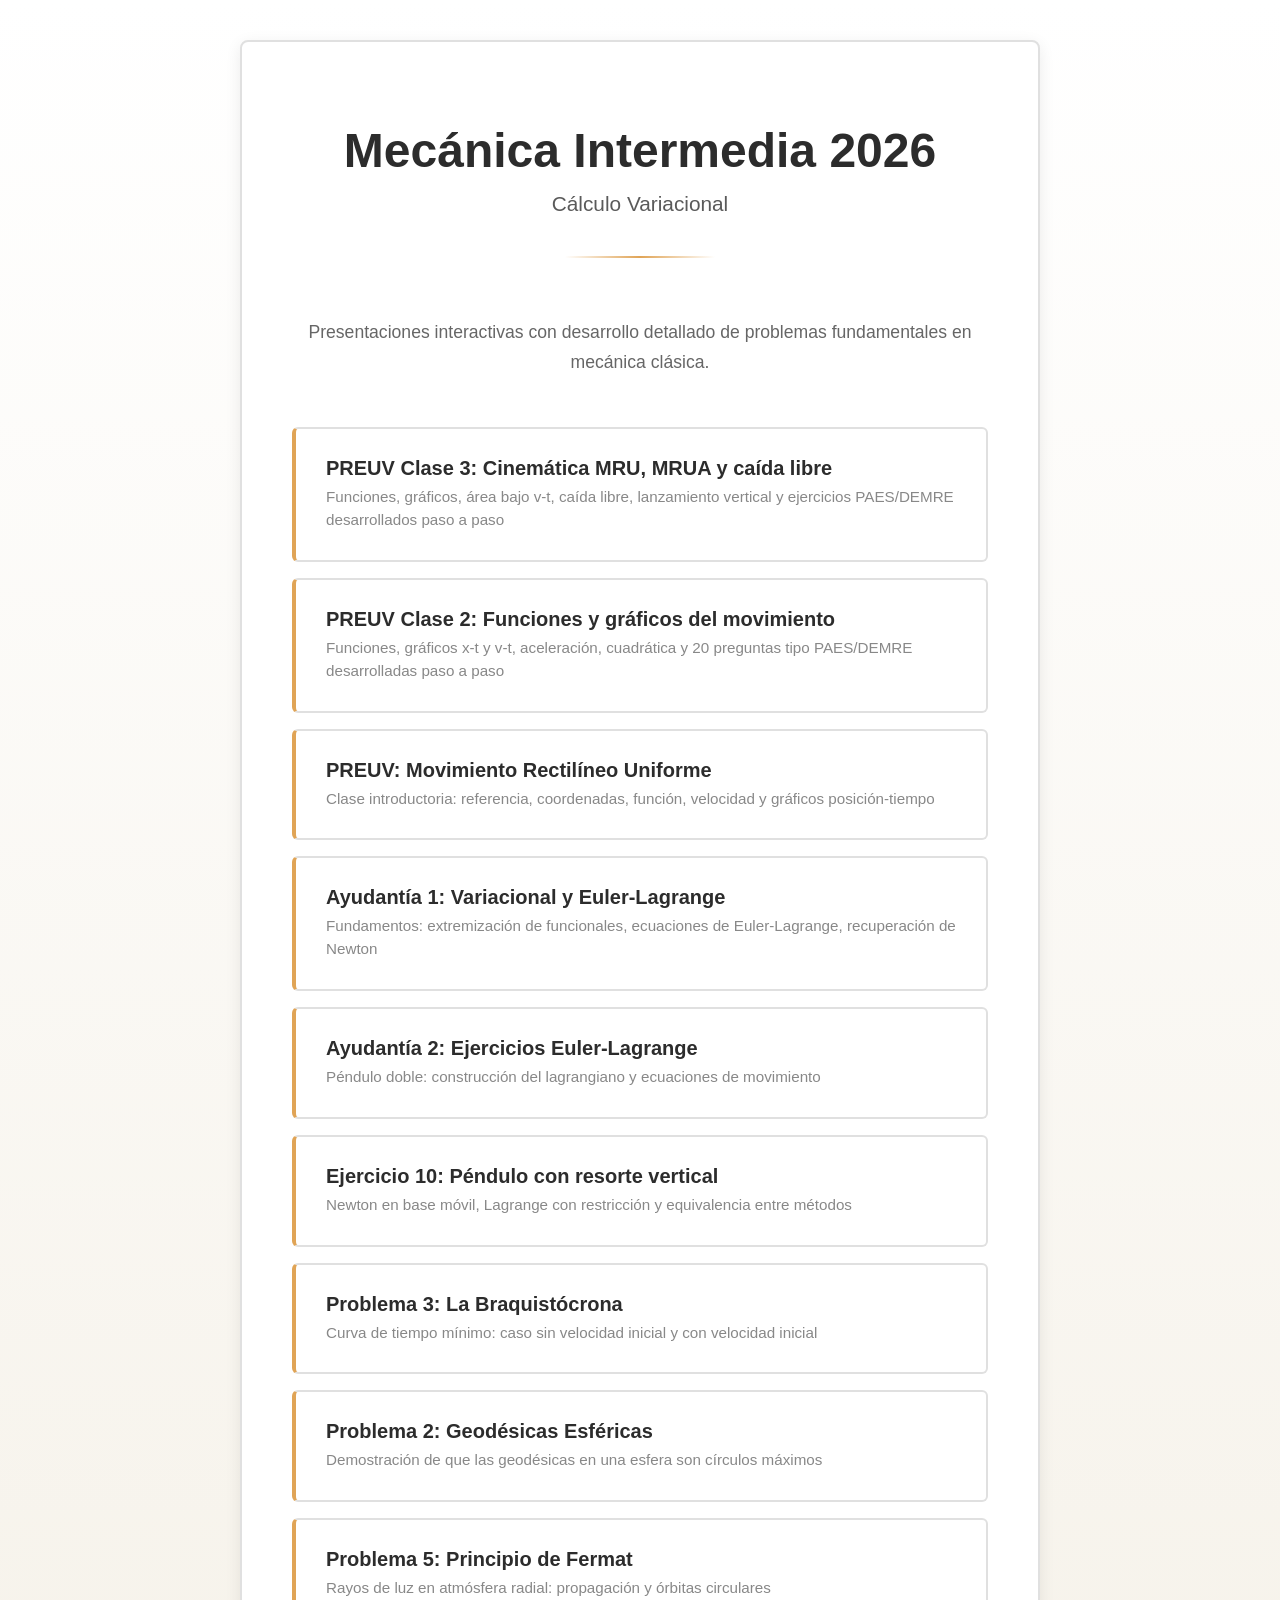
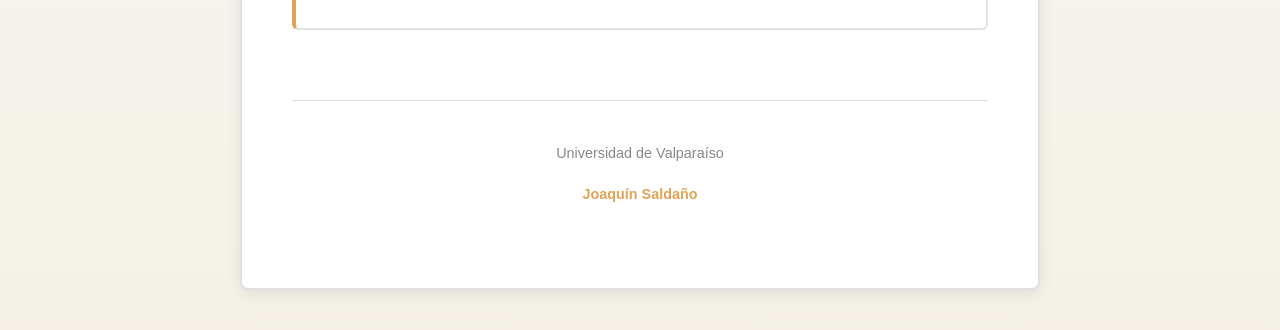
<file: index.html>
<!DOCTYPE html>
<html lang="es">
<head>
    <meta charset="UTF-8">
    <meta name="viewport" content="width=device-width, initial-scale=1.0">
    <title>Mecánica Intermedia 2026 - Presentaciones</title>
    <style>
        * {
            margin: 0;
            padding: 0;
            box-sizing: border-box;
        }

        body {
            font-family: 'Segoe UI', Tahoma, Geneva, Verdana, sans-serif;
            background: linear-gradient(to bottom, #ffffff 0%, #f5f1e8 100%);
            min-height: 100vh;
            display: flex;
            align-items: center;
            justify-content: center;
            padding: 40px 20px;
        }

        .container {
            background: white;
            border: 2px solid #e0e0e0;
            border-radius: 8px;
            box-shadow: 0 4px 16px rgba(0, 0, 0, 0.08);
            max-width: 800px;
            padding: 80px 50px;
            text-align: center;
        }

        h1 {
            font-size: 3rem;
            color: #2c2c2c;
            margin-bottom: 12px;
            font-weight: 700;
            line-height: 1.2;
        }

        .subtitle {
            font-size: 1.3rem;
            color: #5a5a5a;
            margin-bottom: 10px;
        }

        .divider {
            width: 150px;
            height: 2px;
            background: linear-gradient(to right, transparent, #e0a456, transparent);
            margin: 40px auto 60px;
        }

        .intro-text {
            font-size: 1.1rem;
            color: #666666;
            margin-bottom: 50px;
            line-height: 1.7;
            max-width: 700px;
            margin-left: auto;
            margin-right: auto;
        }

        .presentations {
            display: grid;
            gap: 16px;
            margin-bottom: 20px;
        }

        .pres-card {
            background: white;
            border: 2px solid #e0e0e0;
            border-left: 4px solid #e0a456;
            padding: 28px 30px;
            border-radius: 6px;
            text-decoration: none;
            transition: all 0.6s cubic-bezier(0.4, 0.0, 0.2, 1);
            cursor: pointer;
            text-align: left;
            display: block;
        }

        .pres-card:hover {
            border-left-color: #e0a456;
            box-shadow: 0 8px 24px rgba(224, 160, 86, 0.15);
            transform: translateX(8px);
        }

        .pres-title {
            font-size: 1.25rem;
            font-weight: 700;
            color: #2c2c2c;
            margin-bottom: 6px;
        }

        .pres-desc {
            font-size: 0.95rem;
            color: #888888;
            line-height: 1.5;
        }

        .footer {
            margin-top: 70px;
            padding-top: 40px;
            border-top: 1px solid #e0e0e0;
            color: #888888;
            font-size: 0.9rem;
            line-height: 1.8;
        }

        .footer-author {
            font-weight: 600;
            color: #e0a456;
            margin-top: 15px;
        }
    </style>
</head>
<body>
    <div class="container">
        <h1>Mecánica Intermedia 2026</h1>
        <p class="subtitle">Cálculo Variacional</p>
        <div class="divider"></div>

        <p class="intro-text">
            Presentaciones interactivas con desarrollo detallado de problemas fundamentales en mecánica clásica.
        </p>

        <div class="presentations">
            <a href="./preuv-mrua-demre/" class="pres-card">
                <div class="pres-title">PREUV Clase 3: Cinemática MRU, MRUA y caída libre</div>
                <div class="pres-desc">Funciones, gráficos, área bajo v-t, caída libre, lanzamiento vertical y ejercicios PAES/DEMRE desarrollados paso a paso</div>
            </a>

            <a href="./preuv-mru-clase2/" class="pres-card">
                <div class="pres-title">PREUV Clase 2: Funciones y gráficos del movimiento</div>
                <div class="pres-desc">Funciones, gráficos x-t y v-t, aceleración, cuadrática y 20 preguntas tipo PAES/DEMRE desarrolladas paso a paso</div>
            </a>

            <a href="./preuv-mru/" class="pres-card">
                <div class="pres-title">PREUV: Movimiento Rectilíneo Uniforme</div>
                <div class="pres-desc">Clase introductoria: referencia, coordenadas, función, velocidad y gráficos posición-tiempo</div>
            </a>

            <a href="./ayudantia1-variacional-euler-lagrange/" class="pres-card">
                <div class="pres-title">Ayudantía 1: Variacional y Euler-Lagrange</div>
                <div class="pres-desc">Fundamentos: extremización de funcionales, ecuaciones de Euler-Lagrange, recuperación de Newton</div>
            </a>

            <a href="./ayudantia2-ejercicios-euler-lagrange/" class="pres-card">
                <div class="pres-title">Ayudantía 2: Ejercicios Euler-Lagrange</div>
                <div class="pres-desc">Péndulo doble: construcción del lagrangiano y ecuaciones de movimiento</div>
            </a>

            <a href="./ejercicio10-pendulo-resorte-vertical/" class="pres-card">
                <div class="pres-title">Ejercicio 10: Péndulo con resorte vertical</div>
                <div class="pres-desc">Newton en base móvil, Lagrange con restricción y equivalencia entre métodos</div>
            </a>

            <a href="./braquistocrona/" class="pres-card">
                <div class="pres-title">Problema 3: La Braquistócrona</div>
                <div class="pres-desc">Curva de tiempo mínimo: caso sin velocidad inicial y con velocidad inicial</div>
            </a>

            <a href="./geodesicas-esfera/" class="pres-card">
                <div class="pres-title">Problema 2: Geodésicas Esféricas</div>
                <div class="pres-desc">Demostración de que las geodésicas en una esfera son círculos máximos</div>
            </a>

            <a href="./fermat-indice-radial/" class="pres-card">
                <div class="pres-title">Problema 5: Principio de Fermat</div>
                <div class="pres-desc">Rayos de luz en atmósfera radial: propagación y órbitas circulares</div>
            </a>
        </div>

        <div class="footer">
            <p>Universidad de Valparaíso</p>
            <div class="footer-author">Joaquín Saldaño</div>
        </div>
    </div>
</body>
</html>
</file>
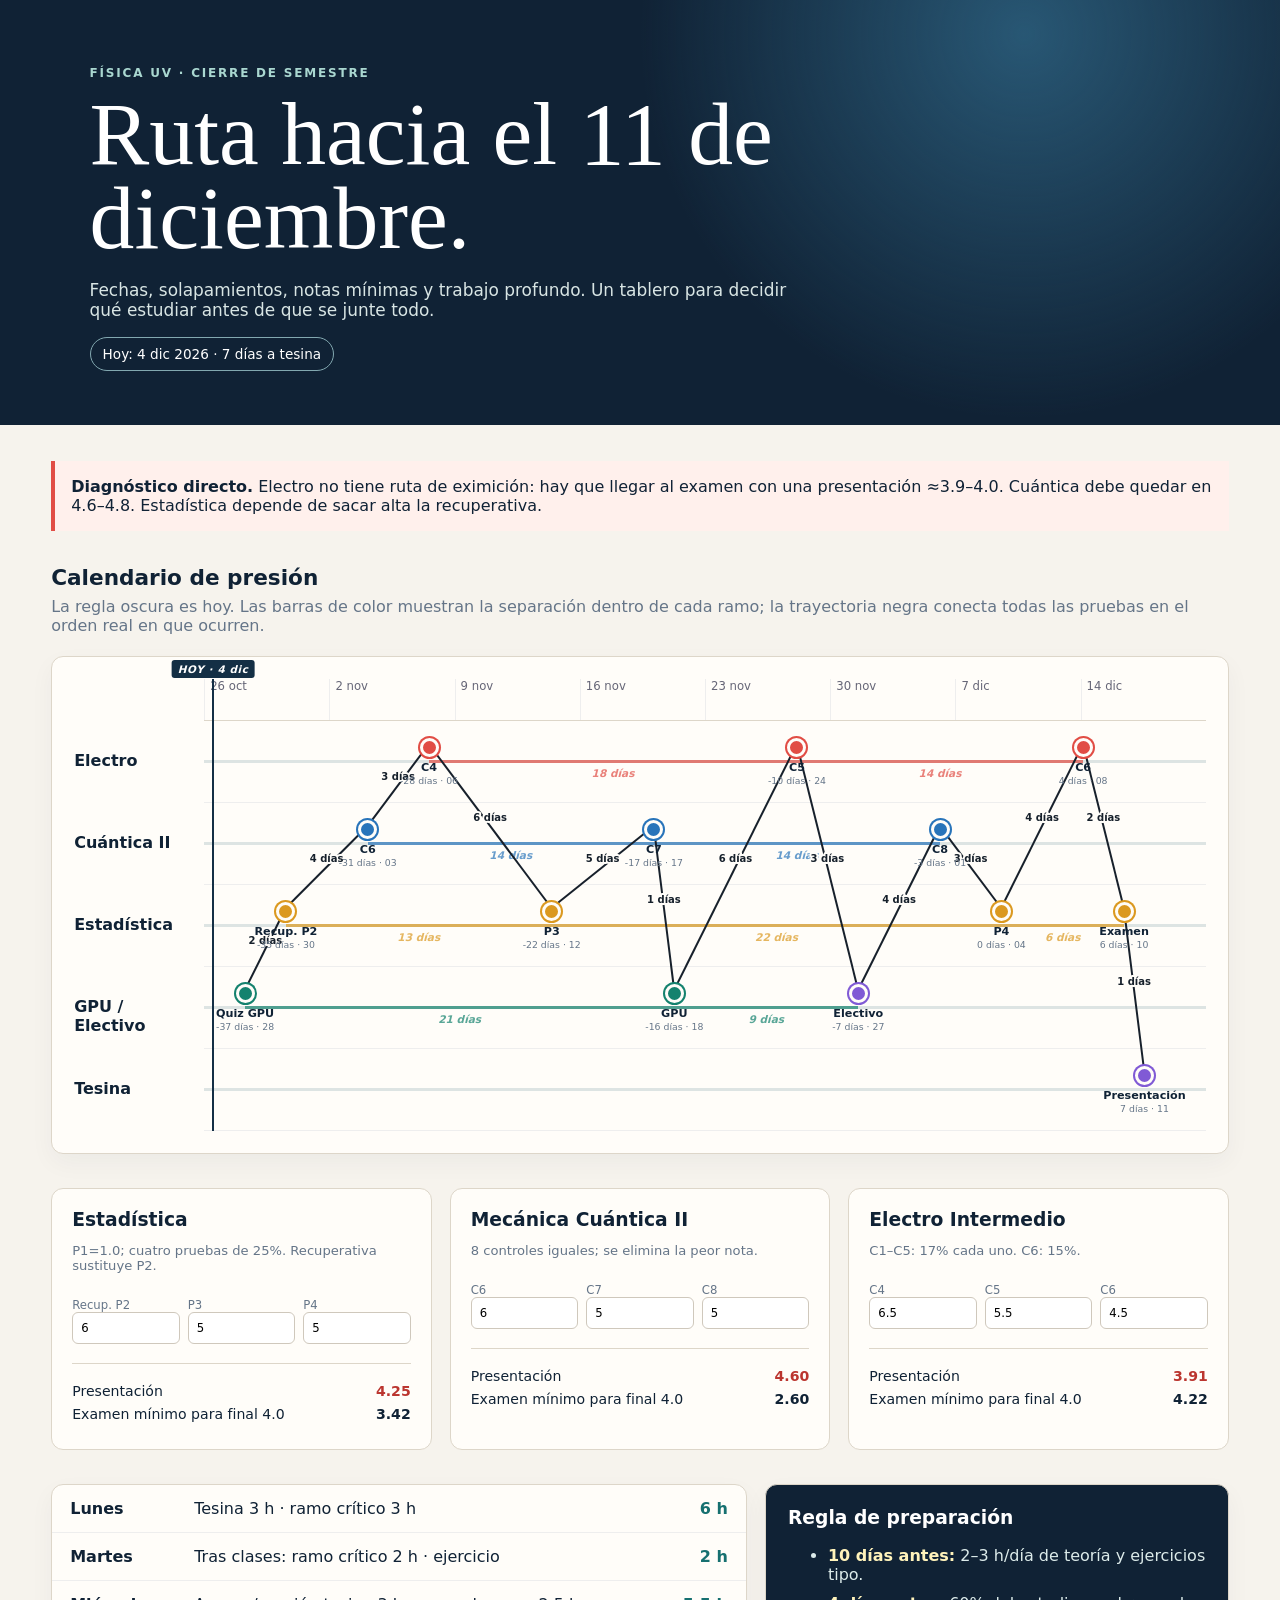
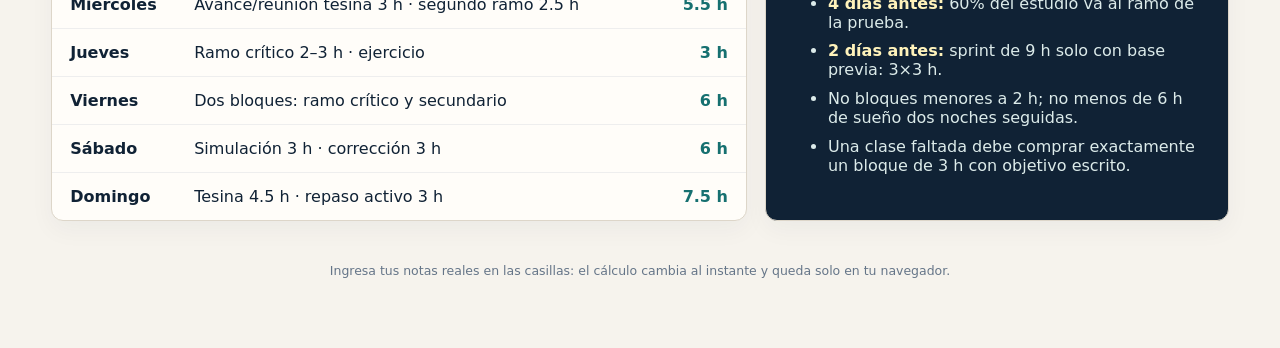
<file: plan-semestral/index.html>
<!doctype html><html lang="es"><meta charset="utf-8"><meta name="viewport" content="width=device-width,initial-scale=1"><title>Ruta de cierre — Física 2026</title><style>
:root{--ink:#102235;--paper:#f6f3ed;--card:#fffdf9;--line:#ddd6c9;--e:#e14d45;--q:#2874ba;--s:#db9920;--g:#14826e}*{box-sizing:border-box}body{margin:0;background:var(--paper);color:var(--ink);font:16px system-ui,sans-serif}header{padding:54px max(7vw,22px);color:#fff;background:radial-gradient(circle at 80% 8%,#285774,transparent 35%),#102235}h1{font:400 clamp(2.7rem,7vw,5.8rem)/.94 Georgia,serif;margin:0;max-width:850px}.tag{color:#a9d7d0;letter-spacing:.15em;text-transform:uppercase;font-size:.75rem;font-weight:700}.intro{max-width:700px;color:#d8e5e4;font-size:1.06rem;margin-top:20px}.chip{display:inline-block;border:1px solid #82a8b0;padding:8px 12px;border-radius:30px;font-size:.85rem}main{max-width:1300px;margin:auto;padding:36px max(4vw,16px) 70px}h2{font-size:1.35rem;margin:0 0 7px}.sub{margin:0 0 21px;color:#657588}.alert{border-left:4px solid var(--e);background:#fff0ec;padding:16px;margin:0 0 34px}.box{background:var(--card);border:1px solid var(--line);border-radius:12px;padding:22px;box-shadow:0 9px 24px #1835480b}.scroll{overflow:auto}.time{min-width:940px;padding-left:130px;position:relative}.weeks,.lane{display:grid;grid-template-columns:repeat(8,1fr)}.weeks{height:42px;border-bottom:1px solid var(--line)}.weeks span{font-size:.73rem;color:#667;border-left:1px solid #eee;padding-left:5px}.lane{height:82px;position:relative;border-bottom:1px solid #eee}.name{position:absolute;left:-130px;top:30px;width:110px;font-weight:750}.track{grid-column:1/-1;align-self:center;height:3px;background:#dde4e3}.dot{position:absolute;top:17px;width:118px;transform:translateX(-50%);text-align:center;font-size:.7rem;line-height:1.13;z-index:5}.dot:before{content:"";display:block;width:13px;height:13px;margin:auto;border-radius:50%;background:var(--c);border:3px solid var(--card);box-shadow:0 0 0 2px var(--c)}.dot b{display:block;margin-top:5px}.dot small{color:#657588}.gap{position:absolute;top:39px;height:3px;background:var(--c);opacity:.7;z-index:1}.gap span{position:absolute;left:50%;transform:translateX(-50%);top:6px;white-space:nowrap;background:var(--card);padding:1px 4px;border-radius:3px;font-size:.66rem;font-weight:750;color:var(--c)}.now{position:absolute;top:0;bottom:0;width:2px;background:#142f45;z-index:6;pointer-events:none}.now b{position:absolute;top:-19px;left:50%;transform:translateX(-50%);white-space:nowrap;background:#142f45;color:#fff;border-radius:3px;padding:3px 6px;font-size:.65rem;letter-spacing:.06em}.route{position:absolute;left:130px;right:0;top:42px;bottom:0;z-index:4;pointer-events:none;overflow:visible;width:calc(100% - 130px);height:410px}.route line{stroke:#17202b;stroke-width:2}.route text{fill:#16202b;font:700 10px system-ui;paint-order:stroke;stroke:#fffdf9;stroke-width:4px;stroke-linejoin:round}.grid{display:grid;grid-template-columns:repeat(3,1fr);gap:18px;margin-top:34px}.card{background:var(--card);border:1px solid var(--line);border-radius:12px;padding:20px}.card h3{margin:0}.muted{color:#657588;font-size:.82rem}.in{display:grid;grid-template-columns:repeat(3,1fr);gap:8px}.in label{font-size:.73rem;color:#657588;display:block;margin:11px 0 3px}.in input{width:100%;padding:8px;border:1px solid #cfc8bc;border-radius:6px;font:inherit}.out{border-top:1px solid var(--line);margin-top:16px;padding-top:12px;font-size:.88rem}.row{display:flex;justify-content:space-between;margin:7px 0}.good{color:#08715e}.bad{color:#bb352f}.plan{display:grid;grid-template-columns:1.2fr .8fr;gap:18px;margin-top:34px}.schedule{padding:0}.day{padding:14px 18px;border-bottom:1px solid #eee;display:grid;grid-template-columns:115px 1fr 50px;gap:9px}.day:last-child{border:0}.hours{text-align:right;color:#167070;font-weight:800}.rules{background:#102235;color:#dcebea}.rules h3{color:#fff;margin-top:0}.rules li{margin:.6em 0}.rules b{color:#fff3bb}footer{text-align:center;color:#657588;font-size:.78rem;margin-top:42px}@media(max-width:800px){.grid,.plan{grid-template-columns:1fr}.day{grid-template-columns:88px 1fr 42px}}
</style><header><p class="tag">Física UV · cierre de semestre</p><h1>Ruta hacia el 11 de diciembre.</h1><p class="intro">Fechas, solapamientos, notas mínimas y trabajo profundo. Un tablero para decidir qué estudiar antes de que se junte todo.</p><span class="chip" id="chip"></span></header><main><div class="alert"><b>Diagnóstico directo.</b> Electro no tiene ruta de eximición: hay que llegar al examen con una presentación ≈3.9–4.0. Cuántica debe quedar en 4.6–4.8. Estadística depende de sacar alta la recuperativa.</div><h2>Calendario de presión</h2><p class="sub">La regla oscura es hoy. Las barras de color muestran la separación dentro de cada ramo; la trayectoria negra conecta todas las pruebas en el orden real en que ocurren.</p><section class="box scroll"><div class="time"><i class="now" id="nowline"><b id="nowlabel"></b></i><svg class="route" id="route"></svg><div class="weeks"><span>26 oct</span><span>2 nov</span><span>9 nov</span><span>16 nov</span><span>23 nov</span><span>30 nov</span><span>7 dic</span><span>14 dic</span></div><div id="lanes"></div></div></section><section class="grid"><article class="card"><h3>Estadística</h3><p class="muted">P1=1.0; cuatro pruebas de 25%. Recuperativa sustituye P2.</p><div class="in"><label>Recup. P2<input id="sr" type="number" min="1" max="7" step=".1" value="6"></label><label>P3<input id="s3" type="number" min="1" max="7" step=".1" value="5"></label><label>P4<input id="s4" type="number" min="1" max="7" step=".1" value="5"></label></div><div class="out" id="so"></div></article><article class="card"><h3>Mecánica Cuántica II</h3><p class="muted">8 controles iguales; se elimina la peor nota.</p><div class="in"><label>C6<input id="q6" type="number" min="1" max="7" step=".1" value="6"></label><label>C7<input id="q7" type="number" min="1" max="7" step=".1" value="5"></label><label>C8<input id="q8" type="number" min="1" max="7" step=".1" value="5"></label></div><div class="out" id="qo"></div></article><article class="card"><h3>Electro Intermedio</h3><p class="muted">C1–C5: 17% cada uno. C6: 15%.</p><div class="in"><label>C4<input id="e4" type="number" min="1" max="7" step=".1" value="6.5"></label><label>C5<input id="e5" type="number" min="1" max="7" step=".1" value="5.5"></label><label>C6<input id="e6" type="number" min="1" max="7" step=".1" value="4.5"></label></div><div class="out" id="eo"></div></article></section><section class="plan"><div class="box schedule"><div class="day"><b>Lunes</b><span>Tesina 3 h · ramo crítico 3 h</span><span class="hours">6 h</span></div><div class="day"><b>Martes</b><span>Tras clases: ramo crítico 2 h · ejercicio</span><span class="hours">2 h</span></div><div class="day"><b>Miércoles</b><span>Avance/reunión tesina 3 h · segundo ramo 2.5 h</span><span class="hours">5.5 h</span></div><div class="day"><b>Jueves</b><span>Ramo crítico 2–3 h · ejercicio</span><span class="hours">3 h</span></div><div class="day"><b>Viernes</b><span>Dos bloques: ramo crítico y secundario</span><span class="hours">6 h</span></div><div class="day"><b>Sábado</b><span>Simulación 3 h · corrección 3 h</span><span class="hours">6 h</span></div><div class="day"><b>Domingo</b><span>Tesina 4.5 h · repaso activo 3 h</span><span class="hours">7.5 h</span></div></div><aside class="box rules"><h3>Regla de preparación</h3><ul><li><b>10 días antes:</b> 2–3 h/día de teoría y ejercicios tipo.</li><li><b>4 días antes:</b> 60% del estudio va al ramo de la prueba.</li><li><b>2 días antes:</b> sprint de 9 h solo con base previa: 3×3 h.</li><li>No bloques menores a 2 h; no menos de 6 h de sueño dos noches seguidas.</li><li>Una clase faltada debe comprar exactamente un bloque de 3 h con objetivo escrito.</li></ul></aside></section><footer>Ingresa tus notas reales en las casillas: el cálculo cambia al instante y queda solo en tu navegador.</footer></main><script>
const E=[['Electro','C4','2026-11-06','var(--e)',0],['Electro','C5','2026-11-24','var(--e)',0],['Electro','C6','2026-12-08','var(--e)',0],['Cuántica II','C6','2026-11-03','var(--q)',1],['Cuántica II','C7','2026-11-17','var(--q)',1],['Cuántica II','C8','2026-12-01','var(--q)',1],['Estadística','Recup. P2','2026-10-30','var(--s)',2],['Estadística','P3','2026-11-12','var(--s)',2],['Estadística','P4','2026-12-04','var(--s)',2],['Estadística','Examen','2026-12-10','var(--s)',2],['GPU / Electivo','Quiz GPU','2026-10-28','var(--g)',3],['GPU / Electivo','GPU','2026-11-18','var(--g)',3],['GPU / Electivo','Electivo','2026-11-27','#805ad5',3],['Tesina','Presentación','2026-12-11','#805ad5',4]],S=new Date('2026-10-26T12:00:00-03:00'),Z=new Date('2026-12-14T12:00:00-03:00'),T=new Date(),D=(a,b)=>Math.round((b-a)/864e5),P=d=>D(S,new Date(d+'T12:00:00-03:00'))/D(S,Z)*100,C=n=>Math.max(0,Math.min(100,n));chip.textContent='Hoy: '+T.toLocaleDateString('es-CL',{day:'numeric',month:'short',year:'numeric'})+' · '+Math.max(0,D(T,new Date('2026-12-11T12:00:00-03:00')))+' días a tesina';nowlabel.textContent='HOY · '+T.toLocaleDateString('es-CL',{day:'numeric',month:'short'});nowline.style.left='calc(130px + (100% - 130px) * '+C(D(S,T)/D(S,Z))/100+')';let ns=['Electro','Cuántica II','Estadística','GPU / Electivo','Tesina'];ns.forEach((n,j)=>{let x=document.createElement('div');x.className='lane';x.innerHTML='<b class="name">'+n+'</b><i class="track"></i>';let a=E.filter(e=>e[0]==n).sort((a,b)=>a[2].localeCompare(b[2]));a.slice(0,-1).forEach((e,i)=>{let z=document.createElement('i'),l=P(e[2]),r=P(a[i+1][2]);z.className='gap';z.style.left=l+'%';z.style.width=r-l+'%';z.style.setProperty('--c',e[3]);z.innerHTML='<span>'+D(new Date(e[2]+'T12:00:00-03:00'),new Date(a[i+1][2]+'T12:00:00-03:00'))+' días</span>';x.append(z)});a.forEach(e=>{let q=document.createElement('span');q.className='dot';q.style.left=P(e[2])+'%';q.style.setProperty('--c',e[3]);q.innerHTML='<b>'+e[1]+'</b><small>'+D(T,new Date(e[2]+'T12:00:00-03:00'))+' días · '+e[2].slice(8)+'</small>';x.append(q)});lanes.append(x)});let W=route.clientWidth,H=route.clientHeight;route.setAttribute('viewBox','0 0 '+W+' '+H);let R=E.slice().sort((a,b)=>a[2].localeCompare(b[2]));R.slice(0,-1).forEach((e,i)=>{let f=R[i+1],x=P(e[2])/100*W,y=23+e[4]*82,x2=P(f[2])/100*W,y2=23+f[4]*82,m=document.createElementNS('http://www.w3.org/2000/svg','line'),t=document.createElementNS('http://www.w3.org/2000/svg','text');m.setAttribute('x1',x);m.setAttribute('y1',y);m.setAttribute('x2',x2);m.setAttribute('y2',y2);route.append(m);t.setAttribute('x',(x+x2)/2);t.setAttribute('y',(y+y2)/2-5);t.setAttribute('text-anchor','middle');t.textContent=D(new Date(e[2]+'T12:00:00-03:00'),new Date(f[2]+'T12:00:00-03:00'))+' días';route.append(t)});let v=id=>+document.getElementById(id).value||0,F=n=>n.toFixed(2),o=(id,p)=>{let e=Math.max(1,(4-.7*p)/.3);document.getElementById(id).innerHTML='<div class="row"><span>Presentación</span><b class="'+(p>=5?'good':'bad')+'">'+F(p)+'</b></div><div class="row"><span>Examen mínimo para final 4.0</span><b>'+F(e)+'</b></div>'};function calc(){o('so',(1+v('sr')+v('s3')+v('s4'))/4);let a=[1.4,3.1,3.2,6.1,3.8,v('q6'),v('q7'),v('q8')].sort((a,b)=>a-b);o('qo',a.slice(1).reduce((x,y)=>x+y,0)/7);o('eo',.17*(7+v('e4')+v('e5'))+.15*v('e6'))}document.querySelectorAll('input').forEach(x=>x.oninput=calc);calc();
</script></html>
</file>
